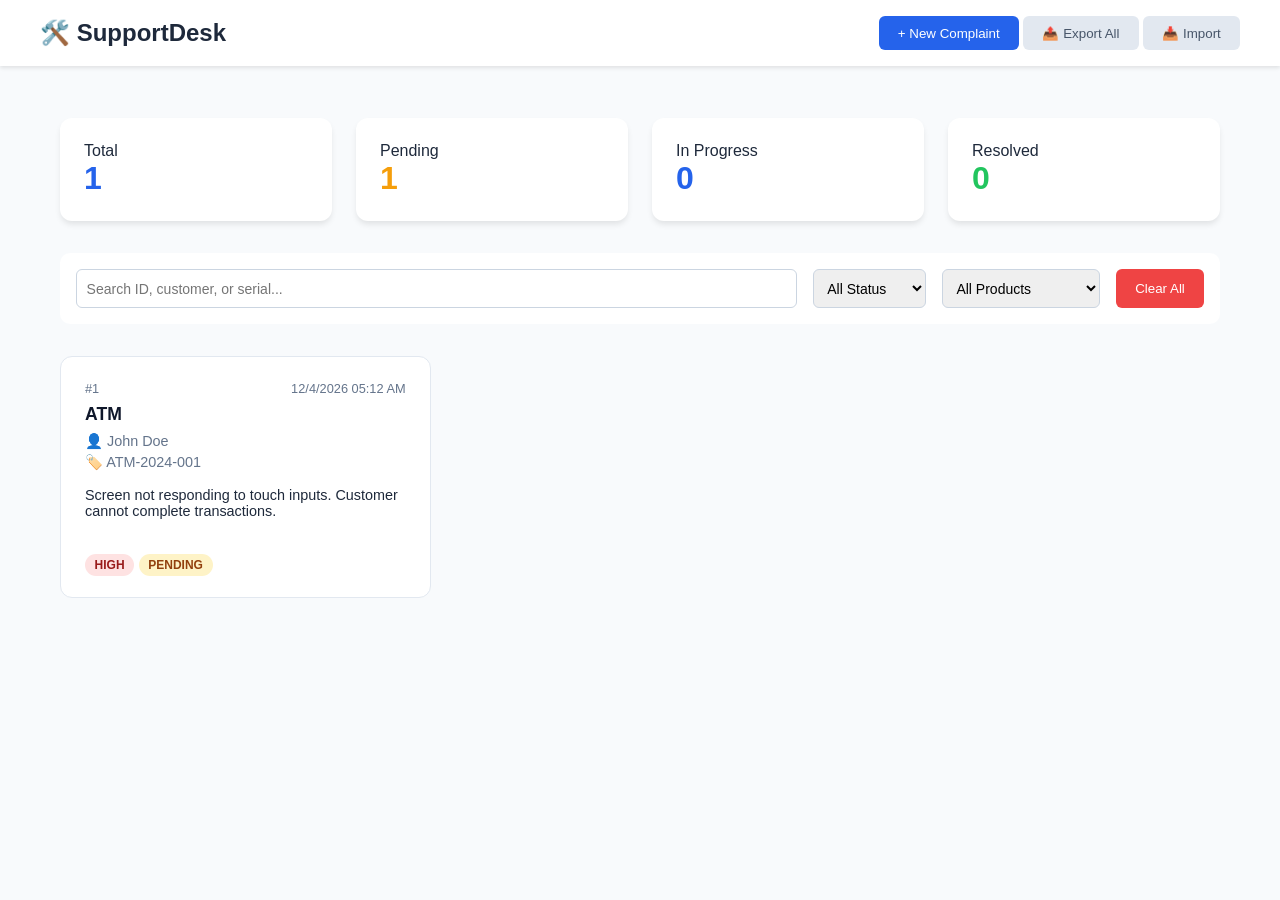
<file: index.html>
<!DOCTYPE html>
<html lang="en">
<head>
    <meta charset="UTF-8">
    <meta name="viewport" content="width=device-width, initial-scale=1.0">
    <title>Complaint Management System</title>
    <link rel="stylesheet" href="style.css">
</head>
<body>
    <nav class="navbar">
        <div class="nav-container">
            <h1>🛠️ SupportDesk</h1>
            <div class="nav-actions">
                <button class="btn-primary" onclick="openAddModal()">+ New Complaint</button>
                <button class="btn-secondary" onclick="exportAllData()">📤 Export All</button>
                <button class="btn-secondary" onclick="importData()">📥 Import</button>
            </div>
        </div>
    </nav>

    <main class="container">
        <div class="stats-grid">
            <div class="stat-card">
                <span class="stat-label">Total</span>
                <span id="totalCount" class="stat-value">0</span>
            </div>
            <div class="stat-card pending">
                <span class="stat-label">Pending</span>
                <span id="pendingCount" class="stat-value">0</span>
            </div>
            <div class="stat-card progress">
                <span class="stat-label">In Progress</span>
                <span id="progressCount" class="stat-value">0</span>
            </div>
            <div class="stat-card resolved">
                <span class="stat-label">Resolved</span>
                <span id="resolvedCount" class="stat-value">0</span>
            </div>
        </div>

        <div class="filter-bar">
            <input type="text" id="searchInput" placeholder="Search ID, customer, or serial...">
            <select id="statusFilter">
                <option value="all">All Status</option>
                <option value="pending">Pending</option>
                <option value="in-progress">In Progress</option>
                <option value="resolved">Resolved</option>
            </select>
            <select id="productFilter">
                <option value="all">All Products</option>
            </select>
            <button class="btn-danger" onclick="clearAllData()">Clear All</button>
        </div>

        <div id="complaintsGrid" class="complaints-grid"></div>
    </main>

    <div id="complaintModal" class="modal">
        <div class="modal-content">
            <h2 id="modalTitle">Register New Complaint</h2>
            <form id="complaintForm" onsubmit="event.preventDefault(); saveComplaint();">
                <input type="hidden" id="complaintId">
                <div class="form-group">
                    <label>Customer Name *</label>
                    <input type="text" id="customerName" required>
                </div>
                <div class="form-row">
                    <div class="form-group">
                        <label>Phone *</label>
                        <input type="tel" id="customerPhone" required>
                    </div>
                    <div class="form-group">
                        <label>Email</label>
                        <input type="email" id="customerEmail">
                    </div>
                </div>
                <div class="form-row">
                    <div class="form-group">
                        <label>Product Type *</label>
                        <select id="productType" required>
                            <option value="">Select Product</option>
                            <option value="ATM">ATM</option>
                            <option value="MIB-11">MIB-11</option>
                            <option value="TOKEN MACHINE">TOKEN MACHINE</option>
                            <option value="POS Machine">POS Machine</option>
                            <option value="Cash Counter">Cash Counter</option>
                            <option value="Other">Other</option>
                        </select>
                    </div>
                    <div class="form-group">
                        <label>Serial Number *</label>
                        <input type="text" id="serialNumber" required>
                    </div>
                </div>
                <div class="form-group">
                    <label>Description *</label>
                    <textarea id="description" rows="4" required></textarea>
                </div>
                <div class="form-group">
                    <label>Priority</label>
                    <select id="priority">
                        <option value="Low">Low</option>
                        <option value="Medium" selected>Medium</option>
                        <option value="High">High</option>
                    </select>
                </div>
                <div class="modal-actions">
                    <button type="button" class="btn-secondary" onclick="closeModal()">Cancel</button>
                    <button type="submit" class="btn-primary">Save Complaint</button>
                </div>
            </form>
        </div>
    </div>

    <div id="detailModal" class="modal">
        <div class="modal-content wide">
            <span class="close-btn" onclick="closeDetailModal()">&times;</span>
            <div id="detailContent"></div>
        </div>
    </div>

    <div id="toast" class="toast"></div>

    <script src="script.js"></script>
</body>
</html>
</file>
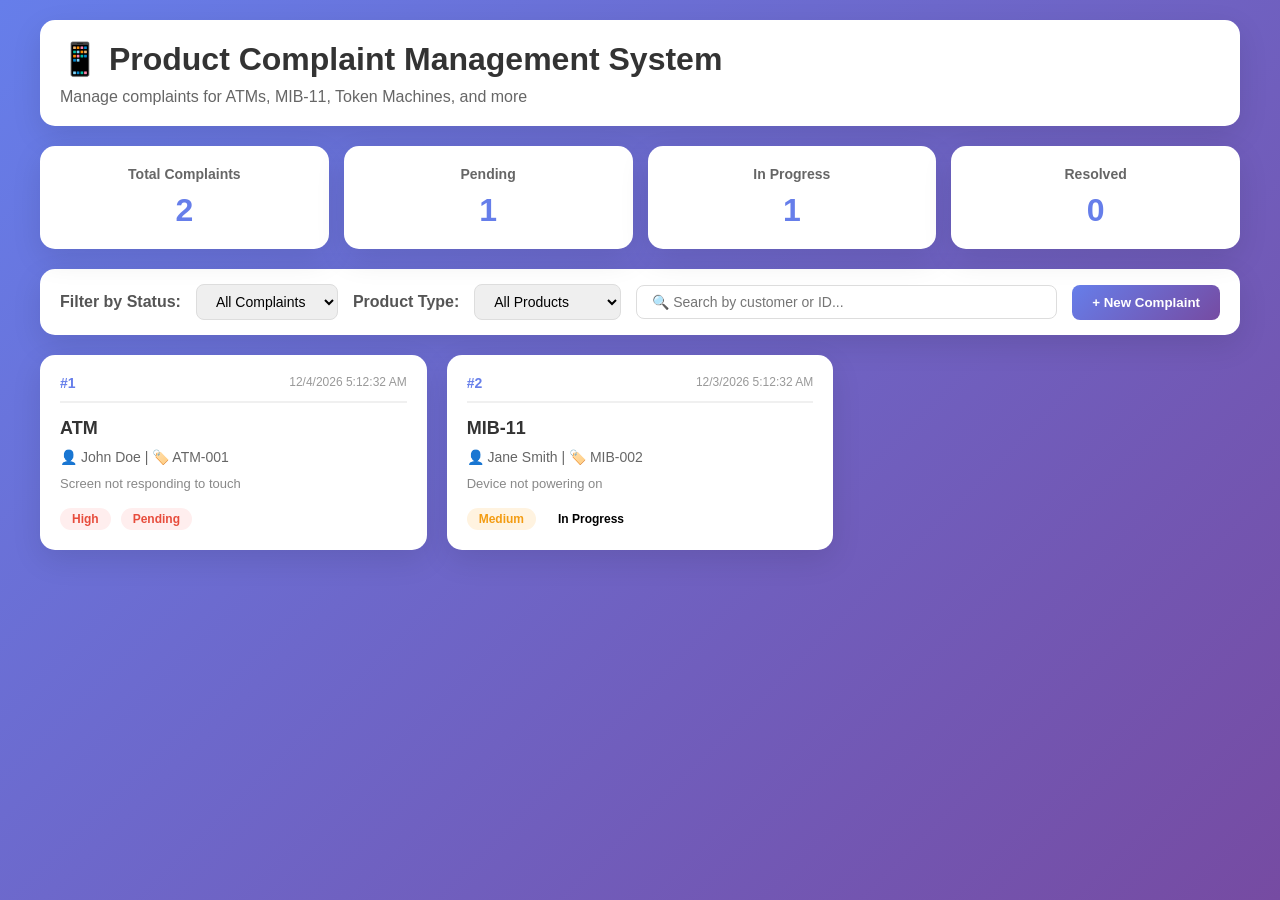
<file: complaint-system.html>
<!DOCTYPE html>
<html lang="en">
<head>
    <meta charset="UTF-8">
    <meta name="viewport" content="width=device-width, initial-scale=1.0, viewport-fit=cover">
    <title>Product Complaint Management System</title>
    <style>
        * {
            margin: 0;
            padding: 0;
            box-sizing: border-box;
        }

        body {
            font-family: -apple-system, BlinkMacSystemFont, 'Segoe UI', Roboto, 'Helvetica Neue', Arial, sans-serif;
            background: linear-gradient(135deg, #667eea 0%, #764ba2 100%);
            min-height: 100vh;
            padding: 20px;
        }

        .container {
            max-width: 1200px;
            margin: 0 auto;
        }

        /* Header */
        .header {
            background: white;
            border-radius: 15px;
            padding: 20px;
            margin-bottom: 20px;
            box-shadow: 0 10px 30px rgba(0,0,0,0.1);
        }

        .header h1 {
            color: #333;
            margin-bottom: 10px;
        }

        .header p {
            color: #666;
        }

        /* Filter Bar */
        .filter-bar {
            background: white;
            border-radius: 15px;
            padding: 15px 20px;
            margin-bottom: 20px;
            display: flex;
            gap: 15px;
            flex-wrap: wrap;
            align-items: center;
            box-shadow: 0 10px 30px rgba(0,0,0,0.1);
        }

        .filter-bar label {
            font-weight: 600;
            color: #555;
        }

        .filter-bar select, .filter-bar input {
            padding: 8px 15px;
            border: 1px solid #ddd;
            border-radius: 8px;
            font-size: 14px;
            outline: none;
        }

        .filter-bar select:focus, .filter-bar input:focus {
            border-color: #667eea;
        }

        .btn-add {
            margin-left: auto;
            background: linear-gradient(135deg, #667eea 0%, #764ba2 100%);
            color: white;
            border: none;
            padding: 10px 20px;
            border-radius: 8px;
            cursor: pointer;
            font-weight: 600;
            transition: transform 0.2s;
        }

        .btn-add:hover {
            transform: translateY(-2px);
        }

        /* Stats Cards */
        .stats {
            display: grid;
            grid-template-columns: repeat(auto-fit, minmax(200px, 1fr));
            gap: 15px;
            margin-bottom: 20px;
        }

        .stat-card {
            background: white;
            border-radius: 15px;
            padding: 20px;
            text-align: center;
            box-shadow: 0 10px 30px rgba(0,0,0,0.1);
        }

        .stat-card h3 {
            color: #666;
            font-size: 14px;
            margin-bottom: 10px;
        }

        .stat-card .number {
            font-size: 32px;
            font-weight: bold;
            color: #667eea;
        }

        /* Complaints Grid */
        .complaints-grid {
            display: grid;
            grid-template-columns: repeat(auto-fill, minmax(350px, 1fr));
            gap: 20px;
            margin-bottom: 20px;
        }

        .complaint-card {
            background: white;
            border-radius: 15px;
            padding: 20px;
            box-shadow: 0 10px 30px rgba(0,0,0,0.1);
            transition: transform 0.2s, box-shadow 0.2s;
            cursor: pointer;
        }

        .complaint-card:hover {
            transform: translateY(-5px);
            box-shadow: 0 15px 40px rgba(0,0,0,0.15);
        }

        .complaint-header {
            display: flex;
            justify-content: space-between;
            align-items: start;
            margin-bottom: 15px;
            padding-bottom: 10px;
            border-bottom: 2px solid #f0f0f0;
        }

        .complaint-id {
            font-weight: bold;
            color: #667eea;
            font-size: 14px;
        }

        .complaint-date {
            font-size: 12px;
            color: #999;
        }

        .complaint-product {
            font-size: 18px;
            font-weight: bold;
            color: #333;
            margin-bottom: 10px;
        }

        .complaint-customer {
            color: #666;
            margin-bottom: 10px;
            font-size: 14px;
        }

        .complaint-description {
            color: #888;
            font-size: 13px;
            margin-bottom: 15px;
            line-height: 1.4;
        }

        .badges {
            display: flex;
            gap: 10px;
            flex-wrap: wrap;
        }

        .badge {
            padding: 4px 12px;
            border-radius: 20px;
            font-size: 12px;
            font-weight: 600;
        }

        .priority-high {
            background: #fee;
            color: #e74c3c;
        }

        .priority-medium {
            background: #fff3e0;
            color: #f39c12;
        }

        .priority-low {
            background: #e8f8f5;
            color: #27ae60;
        }

        .status-pending {
            background: #fee;
            color: #e74c3c;
        }

        .status-progress {
            background: #e3f2fd;
            color: #3498db;
        }

        .status-resolved {
            background: #e8f8f5;
            color: #27ae60;
        }

        /* Modal */
        .modal {
            display: none;
            position: fixed;
            top: 0;
            left: 0;
            width: 100%;
            height: 100%;
            background: rgba(0,0,0,0.5);
            z-index: 1000;
            overflow-y: auto;
        }

        .modal.active {
            display: flex;
            align-items: center;
            justify-content: center;
        }

        .modal-content {
            background: white;
            border-radius: 20px;
            max-width: 600px;
            width: 90%;
            max-height: 90vh;
            overflow-y: auto;
            animation: slideIn 0.3s ease;
        }

        @keyframes slideIn {
            from {
                transform: translateY(-50px);
                opacity: 0;
            }
            to {
                transform: translateY(0);
                opacity: 1;
            }
        }

        .modal-header {
            padding: 20px;
            border-bottom: 1px solid #f0f0f0;
            display: flex;
            justify-content: space-between;
            align-items: center;
        }

        .modal-header h2 {
            color: #333;
        }

        .close-btn {
            font-size: 28px;
            cursor: pointer;
            color: #999;
            transition: color 0.2s;
        }

        .close-btn:hover {
            color: #333;
        }

        .modal-body {
            padding: 20px;
        }

        .form-group {
            margin-bottom: 20px;
        }

        .form-group label {
            display: block;
            margin-bottom: 8px;
            font-weight: 600;
            color: #555;
        }

        .form-group input, .form-group select, .form-group textarea {
            width: 100%;
            padding: 10px;
            border: 1px solid #ddd;
            border-radius: 8px;
            font-size: 14px;
            outline: none;
        }

        .form-group input:focus, .form-group select:focus, .form-group textarea:focus {
            border-color: #667eea;
        }

        .form-group textarea {
            resize: vertical;
            min-height: 80px;
        }

        .modal-footer {
            padding: 20px;
            border-top: 1px solid #f0f0f0;
            display: flex;
            gap: 10px;
            justify-content: flex-end;
        }

        .btn-primary, .btn-secondary {
            padding: 10px 20px;
            border: none;
            border-radius: 8px;
            cursor: pointer;
            font-weight: 600;
            transition: opacity 0.2s;
        }

        .btn-primary {
            background: linear-gradient(135deg, #667eea 0%, #764ba2 100%);
            color: white;
        }

        .btn-secondary {
            background: #f0f0f0;
            color: #666;
        }

        .btn-primary:hover, .btn-secondary:hover {
            opacity: 0.9;
        }

        /* Empty State */
        .empty-state {
            text-align: center;
            padding: 60px 20px;
            background: white;
            border-radius: 15px;
            color: #999;
        }

        .empty-state-icon {
            font-size: 64px;
            margin-bottom: 20px;
        }

        /* Toast Notification */
        .toast {
            position: fixed;
            bottom: 20px;
            right: 20px;
            background: #333;
            color: white;
            padding: 12px 20px;
            border-radius: 8px;
            z-index: 1100;
            animation: slideUp 0.3s ease;
        }

        @keyframes slideUp {
            from {
                transform: translateY(100px);
                opacity: 0;
            }
            to {
                transform: translateY(0);
                opacity: 1;
            }
        }

        /* Detail View */
        .detail-section {
            margin-bottom: 20px;
        }

        .detail-section h4 {
            color: #667eea;
            margin-bottom: 10px;
        }

        .detail-row {
            display: flex;
            padding: 8px 0;
            border-bottom: 1px solid #f0f0f0;
        }

        .detail-label {
            width: 120px;
            font-weight: 600;
            color: #555;
        }

        .detail-value {
            flex: 1;
            color: #333;
        }

        .action-buttons {
            display: flex;
            gap: 10px;
            margin-top: 20px;
        }

        /* Responsive */
        @media (max-width: 768px) {
            body {
                padding: 10px;
            }
            
            .complaints-grid {
                grid-template-columns: 1fr;
            }
            
            .filter-bar {
                flex-direction: column;
                align-items: stretch;
            }
            
            .btn-add {
                margin-left: 0;
            }
        }
    </style>
</head>
<body>
    <div class="container">
        <!-- Header -->
        <div class="header">
            <h1>📱 Product Complaint Management System</h1>
            <p>Manage complaints for ATMs, MIB-11, Token Machines, and more</p>
        </div>

        <!-- Stats -->
        <div class="stats" id="stats">
            <div class="stat-card">
                <h3>Total Complaints</h3>
                <div class="number" id="totalCount">0</div>
            </div>
            <div class="stat-card">
                <h3>Pending</h3>
                <div class="number" id="pendingCount">0</div>
            </div>
            <div class="stat-card">
                <h3>In Progress</h3>
                <div class="number" id="progressCount">0</div>
            </div>
            <div class="stat-card">
                <h3>Resolved</h3>
                <div class="number" id="resolvedCount">0</div>
            </div>
        </div>

        <!-- Filter Bar -->
        <div class="filter-bar">
            <label>Filter by Status:</label>
            <select id="statusFilter">
                <option value="all">All Complaints</option>
                <option value="pending">Pending</option>
                <option value="in-progress">In Progress</option>
                <option value="resolved">Resolved</option>
            </select>
            
            <label>Product Type:</label>
            <select id="productFilter">
                <option value="all">All Products</option>
                <option value="ATM">ATM</option>
                <option value="MIB-11">MIB-11</option>
                <option value="TOKEN MACHINE">Token Machine</option>
                <option value="POS Machine">POS Machine</option>
                <option value="Cash Counter">Cash Counter</option>
            </select>
            
            <input type="text" id="searchInput" placeholder="🔍 Search by customer or ID..." style="flex: 1;">
            
            <button class="btn-add" onclick="openAddModal()">+ New Complaint</button>
        </div>

        <!-- Complaints Grid -->
        <div id="complaintsGrid" class="complaints-grid"></div>
    </div>

    <!-- Add/Edit Modal -->
    <div id="complaintModal" class="modal">
        <div class="modal-content">
            <div class="modal-header">
                <h2 id="modalTitle">Register New Complaint</h2>
                <span class="close-btn" onclick="closeModal()">&times;</span>
            </div>
            <div class="modal-body">
                <form id="complaintForm">
                    <input type="hidden" id="complaintId">
                    
                    <div class="form-group">
                        <label>Customer Name *</label>
                        <input type="text" id="customerName" required>
                    </div>
                    
                    <div class="form-group">
                        <label>Phone Number *</label>
                        <input type="tel" id="customerPhone" required>
                    </div>
                    
                    <div class="form-group">
                        <label>Email</label>
                        <input type="email" id="customerEmail">
                    </div>
                    
                    <div class="form-group">
                        <label>Product Type *</label>
                        <select id="productType" required>
                            <option value="ATM">ATM</option>
                            <option value="MIB-11">MIB-11</option>
                            <option value="TOKEN MACHINE">Token Machine</option>
                            <option value="POS Machine">POS Machine</option>
                            <option value="Cash Counter">Cash Counter</option>
                            <option value="Other">Other</option>
                        </select>
                    </div>
                    
                    <div class="form-group">
                        <label>Product Serial Number *</label>
                        <input type="text" id="serialNumber" required>
                    </div>
                    
                    <div class="form-group">
                        <label>Priority *</label>
                        <select id="priority">
                            <option value="High">High</option>
                            <option value="Medium" selected>Medium</option>
                            <option value="Low">Low</option>
                        </select>
                    </div>
                    
                    <div class="form-group">
                        <label>Complaint Description *</label>
                        <textarea id="description" required></textarea>
                    </div>
                </form>
            </div>
            <div class="modal-footer">
                <button class="btn-secondary" onclick="closeModal()">Cancel</button>
                <button class="btn-primary" onclick="saveComplaint()">Submit Complaint</button>
            </div>
        </div>
    </div>

    <!-- Detail Modal -->
    <div id="detailModal" class="modal">
        <div class="modal-content">
            <div class="modal-header">
                <h2>Complaint Details</h2>
                <span class="close-btn" onclick="closeDetailModal()">&times;</span>
            </div>
            <div class="modal-body" id="detailContent">
                <!-- Dynamic content -->
            </div>
            <div class="modal-footer">
                <button class="btn-secondary" onclick="closeDetailModal()">Close</button>
            </div>
        </div>
    </div>

    <script>
        // Data storage
        let complaints = [];
        let nextId = 1;

        // Load data from localStorage
        function loadData() {
            const stored = localStorage.getItem('complaints');
            if (stored) {
                complaints = JSON.parse(stored);
                nextId = Math.max(...complaints.map(c => c.id), 0) + 1;
            } else {
                // Add sample data
                complaints = [
                    {
                        id: 1,
                        customerName: "John Doe",
                        customerPhone: "+1234567890",
                        customerEmail: "john@example.com",
                        productType: "ATM",
                        serialNumber: "ATM-001",
                        description: "Screen not responding to touch",
                        priority: "High",
                        status: "pending",
                        createdAt: new Date(Date.now() - 86400000).toISOString(),
                        remarks: "",
                        resolvedAt: null
                    },
                    {
                        id: 2,
                        customerName: "Jane Smith",
                        customerPhone: "+1987654321",
                        customerEmail: "jane@example.com",
                        productType: "MIB-11",
                        serialNumber: "MIB-002",
                        description: "Device not powering on",
                        priority: "Medium",
                        status: "in-progress",
                        createdAt: new Date(Date.now() - 172800000).toISOString(),
                        remarks: "Technician dispatched",
                        resolvedAt: null
                    }
                ];
                nextId = 3;
                saveData();
            }
            renderComplaints();
            updateStats();
        }

        // Save data to localStorage
        function saveData() {
            localStorage.setItem('complaints', JSON.stringify(complaints));
        }

        // Update statistics
        function updateStats() {
            const total = complaints.length;
            const pending = complaints.filter(c => c.status === 'pending').length;
            const progress = complaints.filter(c => c.status === 'in-progress').length;
            const resolved = complaints.filter(c => c.status === 'resolved').length;
            
            document.getElementById('totalCount').textContent = total;
            document.getElementById('pendingCount').textContent = pending;
            document.getElementById('progressCount').textContent = progress;
            document.getElementById('resolvedCount').textContent = resolved;
        }

        // Render complaints grid
        function renderComplaints() {
            const statusFilter = document.getElementById('statusFilter').value;
            const productFilter = document.getElementById('productFilter').value;
            const searchTerm = document.getElementById('searchInput').value.toLowerCase();
            
            let filtered = complaints;
            
            if (statusFilter !== 'all') {
                filtered = filtered.filter(c => c.status === statusFilter);
            }
            
            if (productFilter !== 'all') {
                filtered = filtered.filter(c => c.productType === productFilter);
            }
            
            if (searchTerm) {
                filtered = filtered.filter(c => 
                    c.customerName.toLowerCase().includes(searchTerm) ||
                    c.id.toString().includes(searchTerm) ||
                    c.serialNumber.toLowerCase().includes(searchTerm)
                );
            }
            
            const grid = document.getElementById('complaintsGrid');
            
            if (filtered.length === 0) {
                grid.innerHTML = `
                    <div class="empty-state">
                        <div class="empty-state-icon">📭</div>
                        <h3>No complaints found</h3>
                        <p>Click "New Complaint" to register a complaint</p>
                    </div>
                `;
                return;
            }
            
            grid.innerHTML = filtered.map(complaint => `
                <div class="complaint-card" onclick="viewDetails(${complaint.id})">
                    <div class="complaint-header">
                        <span class="complaint-id">#${complaint.id}</span>
                        <span class="complaint-date">${formatDate(complaint.createdAt)}</span>
                    </div>
                    <div class="complaint-product">${complaint.productType}</div>
                    <div class="complaint-customer">
                        👤 ${complaint.customerName} | 🏷️ ${complaint.serialNumber}
                    </div>
                    <div class="complaint-description">${complaint.description.substring(0, 80)}${complaint.description.length > 80 ? '...' : ''}</div>
                    <div class="badges">
                        <span class="badge priority-${complaint.priority.toLowerCase()}">${complaint.priority}</span>
                        <span class="badge status-${complaint.status}">${getStatusText(complaint.status)}</span>
                    </div>
                </div>
            `).join('');
        }
        
        function getStatusText(status) {
            const statusMap = {
                'pending': 'Pending',
                'in-progress': 'In Progress',
                'resolved': 'Resolved'
            };
            return statusMap[status] || status;
        }
        
        function formatDate(dateString) {
            const date = new Date(dateString);
            return date.toLocaleDateString() + ' ' + date.toLocaleTimeString();
        }
        
        // Open add modal
        function openAddModal() {
            document.getElementById('modalTitle').textContent = 'Register New Complaint';
            document.getElementById('complaintForm').reset();
            document.getElementById('complaintId').value = '';
            document.getElementById('complaintModal').classList.add('active');
        }
        
        // Close modal
        function closeModal() {
            document.getElementById('complaintModal').classList.remove('active');
        }
        
        function closeDetailModal() {
            document.getElementById('detailModal').classList.remove('active');
        }
        
        // Save complaint
        function saveComplaint() {
            const id = document.getElementById('complaintId').value;
            const complaintData = {
                customerName: document.getElementById('customerName').value,
                customerPhone: document.getElementById('customerPhone').value,
                customerEmail: document.getElementById('customerEmail').value,
                productType: document.getElementById('productType').value,
                serialNumber: document.getElementById('serialNumber').value,
                description: document.getElementById('description').value,
                priority: document.getElementById('priority').value,
            };
            
            // Validation
            if (!complaintData.customerName || !complaintData.customerPhone || !complaintData.serialNumber || !complaintData.description) {
                showToast('Please fill all required fields', 'error');
                return;
            }
            
            if (id) {
                // Update existing
                const index = complaints.findIndex(c => c.id == id);
                if (index !== -1) {
                    complaints[index] = { ...complaints[index], ...complaintData };
                    showToast('Complaint updated successfully', 'success');
                }
            } else {
                // Add new
                const newComplaint = {
                    id: nextId++,
                    ...complaintData,
                    status: 'pending',
                    createdAt: new Date().toISOString(),
                    remarks: '',
                    resolvedAt: null
                };
                complaints.push(newComplaint);
                showToast('Complaint registered successfully!', 'success');
            }
            
            saveData();
            renderComplaints();
            updateStats();
            closeModal();
        }
        
        // View details
        function viewDetails(id) {
            const complaint = complaints.find(c => c.id === id);
            if (!complaint) return;
            
            const detailContent = document.getElementById('detailContent');
            detailContent.innerHTML = `
                <div class="detail-section">
                    <h4>📋 Complaint Information</h4>
                    <div class="detail-row">
                        <div class="detail-label">Complaint ID:</div>
                        <div class="detail-value">#${complaint.id}</div>
                    </div>
                    <div class="detail-row">
                        <div class="detail-label">Status:</div>
                        <div class="detail-value">
                            <select id="statusUpdate" onchange="updateStatus(${complaint.id}, this.value)" style="padding: 5px; border-radius: 5px;">
                                <option value="pending" ${complaint.status === 'pending' ? 'selected' : ''}>Pending</option>
                                <option value="in-progress" ${complaint.status === 'in-progress' ? 'selected' : ''}>In Progress</option>
                                <option value="resolved" ${complaint.status === 'resolved' ? 'selected' : ''}>Resolved</option>
                            </select>
                        </div>
                    </div>
                    <div class="detail-row">
                        <div class="detail-label">Priority:</div>
                        <div class="detail-value">
                            <span class="badge priority-${complaint.priority.toLowerCase()}">${complaint.priority}</span>
                        </div>
                    </div>
                    <div class="detail-row">
                        <div class="detail-label">Created:</div>
                        <div class="detail-value">${formatDate(complaint.createdAt)}</div>
                    </div>
                    ${complaint.resolvedAt ? `<div class="detail-row">
                        <div class="detail-label">Resolved:</div>
                        <div class="detail-value">${formatDate(complaint.resolvedAt)}</div>
                    </div>` : ''}
                </div>
                
                <div class="detail-section">
                    <h4>👤 Customer Information</h4>
                    <div class="detail-row">
                        <div class="detail-label">Name:</div>
                        <div class="detail-value">${complaint.customerName}</div>
                    </div>
                    <div class="detail-row">
                        <div class="detail-label">Phone:</div>
                        <div class="detail-value">${complaint.customerPhone}</div>
                    </div>
                    <div class="detail-row">
                        <div class="detail-label">Email:</div>
                        <div class="detail-value">${complaint.customerEmail || 'Not provided'}</div>
                    </div>
                </div>
                
                <div class="detail-section">
                    <h4>🔧 Product Information</h4>
                    <div class="detail-row">
                        <div class="detail-label">Product Type:</div>
                        <div class="detail-value">${complaint.productType}</div>
                    </div>
                    <div class="detail-row">
                        <div class="detail-label">Serial Number:</div>
                        <div class="detail-value">${complaint.serialNumber}</div>
                    </div>
                </div>
                
                <div class="detail-section">
                    <h4>📝 Complaint Details</h4>
                    <div class="detail-row">
                        <div class="detail-label">Description:</div>
                        <div class="detail-value">${complaint.description}</div>
                    </div>
                </div>
                
                <div class="detail-section">
                    <h4>💬 Remarks</h4>
                    <textarea id="remarksInput" placeholder="Add remarks here..." rows="3" style="width: 100%; padding: 10px; border: 1px solid #ddd; border-radius: 8px;">${complaint.remarks || ''}</textarea>
                    <button class="btn-primary" onclick="addRemark(${complaint.id})" style="margin-top: 10px;">Save Remark</button>
                </div>
                
                <div class="action-buttons">
                    <button class="btn-secondary" onclick="deleteComplaint(${complaint.id})">Delete Complaint</button>
                </div>
            `;
            
            document.getElementById('detailModal').classList.add('active');
        }
        
        // Update status
        function updateStatus(id, newStatus) {
            const index = complaints.findIndex(c => c.id === id);
            if (index !== -1) {
                complaints[index].status = newStatus;
                if (newStatus === 'resolved') {
                    complaints[index].resolvedAt = new Date().toISOString();
                }
                saveData();
                renderComplaints();
                updateStats();
                showToast('Status updated successfully', 'success');
                viewDetails(id); // Refresh detail view
            }
        }
        
        // Add remark
        function addRemark(id) {
            const remark = document.getElementById('remarksInput').value;
            const index = complaints.findIndex(c => c.id === id);
            if (index !== -1) {
                complaints[index].remarks = remark;
                saveData();
                showToast('Remark added successfully', 'success');
                viewDetails(id); // Refresh detail view
            }
        }
        
        // Delete complaint
        function deleteComplaint(id) {
            if (confirm('Are you sure you want to delete this complaint?')) {
                complaints = complaints.filter(c => c.id !== id);
                saveData();
                renderComplaints();
                updateStats();
                closeDetailModal();
                showToast('Complaint deleted successfully', 'success');
            }
        }
        
        // Show toast notification
        function showToast(message, type) {
            const toast = document.createElement('div');
            toast.className = 'toast';
            toast.textContent = message;
            toast.style.background = type === 'error' ? '#e74c3c' : '#27ae60';
            document.body.appendChild(toast);
            
            setTimeout(() => {
                toast.remove();
            }, 3000);
        }
        
        // Event listeners
        document.getElementById('statusFilter').addEventListener('change', renderComplaints);
        document.getElementById('productFilter').addEventListener('change', renderComplaints);
        document.getElementById('searchInput').addEventListener('input', renderComplaints);
        
        // Close modal when clicking outside
        window.onclick = function(event) {
            if (event.target.classList.contains('modal')) {
                event.target.classList.remove('active');
            }
        }
        
        // Initialize
        loadData();
    </script>
</body>
</html>
</file>
<file: style.css>
:root {
    --primary: #2563eb;
    --secondary: #64748b;
    --success: #22c55e;
    --warning: #f59e0b;
    --danger: #ef4444;
    --bg: #f8fafc;
    --card: #ffffff;
}

* { box-sizing: border-box; margin: 0; padding: 0; font-family: 'Segoe UI', sans-serif; }
body { background-color: var(--bg); color: #1e293b; padding-bottom: 50px; }

.container { max-width: 1200px; margin: 0 auto; padding: 20px; }
.navbar { background: white; padding: 1rem 2rem; box-shadow: 0 2px 4px rgba(0,0,0,0.1); margin-bottom: 2rem; position: sticky; top: 0; z-index: 100; }
.nav-container { max-width: 1200px; margin: 0 auto; display: flex; justify-content: space-between; align-items: center; }

/* Dashboard Cards */
.stats-grid { display: grid; grid-template-columns: repeat(auto-fit, minmax(200px, 1fr)); gap: 1.5rem; margin-bottom: 2rem; }
.stat-card { background: white; padding: 1.5rem; border-radius: 12px; box-shadow: 0 4px 6px -1px rgba(0,0,0,0.1); display: flex; flex-direction: column; }
.stat-value { font-size: 2rem; font-weight: bold; color: var(--primary); }
.stat-card.pending .stat-value { color: var(--warning); }
.stat-card.progress .stat-value { color: var(--primary); }
.stat-card.resolved .stat-value { color: var(--success); }

/* Filters */
.filter-bar { display: flex; gap: 1rem; margin-bottom: 2rem; flex-wrap: wrap; background: white; padding: 1rem; border-radius: 10px; }
input, select, textarea { padding: 0.6rem; border: 1px solid #cbd5e1; border-radius: 6px; font-size: 14px; }
#searchInput { flex-grow: 1; }

/* Complaints Grid */
.complaints-grid { display: grid; grid-template-columns: repeat(auto-fill, minmax(300px, 1fr)); gap: 1.5rem; }
.complaint-card { background: white; border-radius: 12px; padding: 1.5rem; cursor: pointer; transition: transform 0.2s, box-shadow 0.2s; border: 1px solid #e2e8f0; }
.complaint-card:hover { transform: translateY(-5px); box-shadow: 0 10px 15px -3px rgba(0,0,0,0.1); }
.complaint-header { display: flex; justify-content: space-between; margin-bottom: 0.5rem; font-size: 0.8rem; color: var(--secondary); }
.complaint-product { font-weight: bold; font-size: 1.1rem; color: #0f172a; margin-bottom: 0.5rem; }
.complaint-customer { font-size: 0.9rem; color: var(--secondary); margin-bottom: 1rem; }
.complaint-description { font-size: 0.9rem; margin-bottom: 1rem; height: 3.6em; overflow: hidden; }

/* Badges */
.badge { padding: 0.25rem 0.6rem; border-radius: 20px; font-size: 0.75rem; font-weight: 600; text-transform: uppercase; }
.priority-high { background: #fee2e2; color: #991b1b; }
.status-pending { background: #fef3c7; color: #92400e; }
.status-resolved { background: #dcfce7; color: #166534; }

/* Buttons */
.btn-primary { background: var(--primary); color: white; border: none; padding: 0.6rem 1.2rem; border-radius: 6px; cursor: pointer; }
.btn-secondary { background: #e2e8f0; color: #475569; border: none; padding: 0.6rem 1.2rem; border-radius: 6px; cursor: pointer; }
.btn-danger { background: var(--danger); color: white; border: none; padding: 0.6rem 1.2rem; border-radius: 6px; cursor: pointer; }

/* Modals */
.modal { display: none; position: fixed; top: 0; left: 0; width: 100%; height: 100%; background: rgba(0,0,0,0.5); z-index: 1000; }
.modal.active { display: flex; align-items: center; justify-content: center; }
.modal-content { background: white; padding: 2rem; border-radius: 16px; width: 90%; max-width: 500px; max-height: 90vh; overflow-y: auto; }
.modal-content.wide { max-width: 800px; }
.form-group { margin-bottom: 1rem; display: flex; flex-direction: column; }
.form-row { display: grid; grid-template-columns: 1fr 1fr; gap: 1rem; }

/* Toasts */
.toast { position: fixed; bottom: 20px; right: 20px; padding: 1rem 2rem; border-radius: 8px; color: white; display: none; z-index: 2000; box-shadow: 0 4px 12px rgba(0,0,0,0.15); }
.toast.show { display: block; animation: slideIn 0.3s ease; }

@keyframes slideIn { from { transform: translateX(100%); } to { transform: translateX(0); } }
</file>
